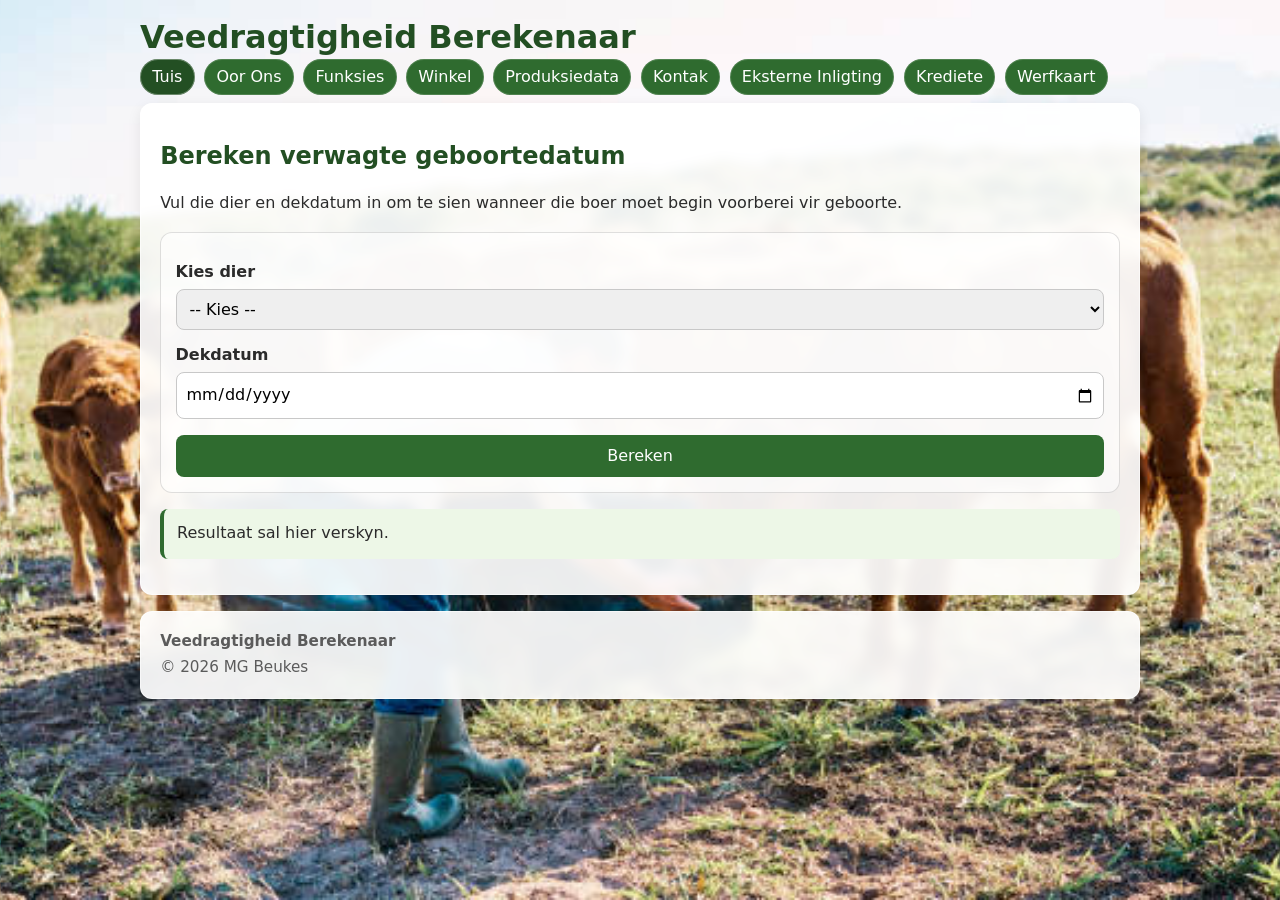
<file: index.html>
<!DOCTYPE html>
<html lang="af">
<!--skrywer  :MG Beukes-->

<head>
  <meta charset="UTF-8">
  <meta name="viewport" content="width=device-width, initial-scale=1.0">
  <meta name="description" content="Bereken verwagte geboortedatums vir koeie, skape, perde en ander plaasdiere.">
  <meta name="keywords" content="draagtigheid, geboortedatum, bees, skaap, perd, boerdery">
  <meta name="author" content="Mg Beukes">
  <title>Tuis | Veedragtigheid Berekenaar</title>
  <link rel="stylesheet" href="style.css">
</head>
<body>
  <a class="skip-link" href="#inhoud">Spring na inhoud</a>
<!-- Hoof navigasie -->
  <header>
    <h1>Veedragtigheid Berekenaar</h1>
    <nav>
      <ul>
        <li><a href="index.html" aria-current="page">Tuis</a></li>
        <li><a href="oor-ons.html">Oor Ons</a></li>
        <li><a href="produkte.html">Funksies</a></li>
        <li><a href="winkel.html">Winkel</a></li>
        <li><a href="produksie.html">Produksiedata</a></li>
        <li><a href="kontak.html">Kontak</a></li>
        <li><a href="eksterne-inligting.html">Eksterne Inligting</a></li>
        <li><a href="krediete.html">Krediete</a></li>
        <li><a href="werfkaart.html">Werfkaart</a></li>
      </ul>
    </nav>
  </header>
<!--Hoof bladsy wat gebruiker gaan vra vir die datum watse dier dit is -->
  <main id="inhoud">
    <h2>Bereken verwagte geboortedatum</h2>
    <p>Vul die dier en dekdatum in om te sien wanneer die boer moet begin voorberei vir geboorte.</p>

    <form id="gestation-form" class="section">
      <label for="animal">Kies dier</label>
      <select id="animal" required>
        <option value="">-- Kies --</option>
        <option value="cow">Koei</option>
        <option value="sheep">Skaap</option>
        <option value="horse">Perd</option>
        <option value="goat">Bok</option>
      </select>

      <label for="mating-date">Dekdatum</label>
      <input type="date" id="mating-date" required>

      <button type="submit">Bereken</button>
    </form>

    <p id="result" role="status" aria-live="polite">Resultaat sal hier verskyn.</p>
  </main>

  <footer>
    <p><strong>Veedragtigheid Berekenaar</strong></p>
    <p>© 2026 MG Beukes</p>
  </footer>
<!--Script wat gaan hanteer die verwerking van die datums -->
  <script src="script.js"></script>
</body>
</html>
</file>
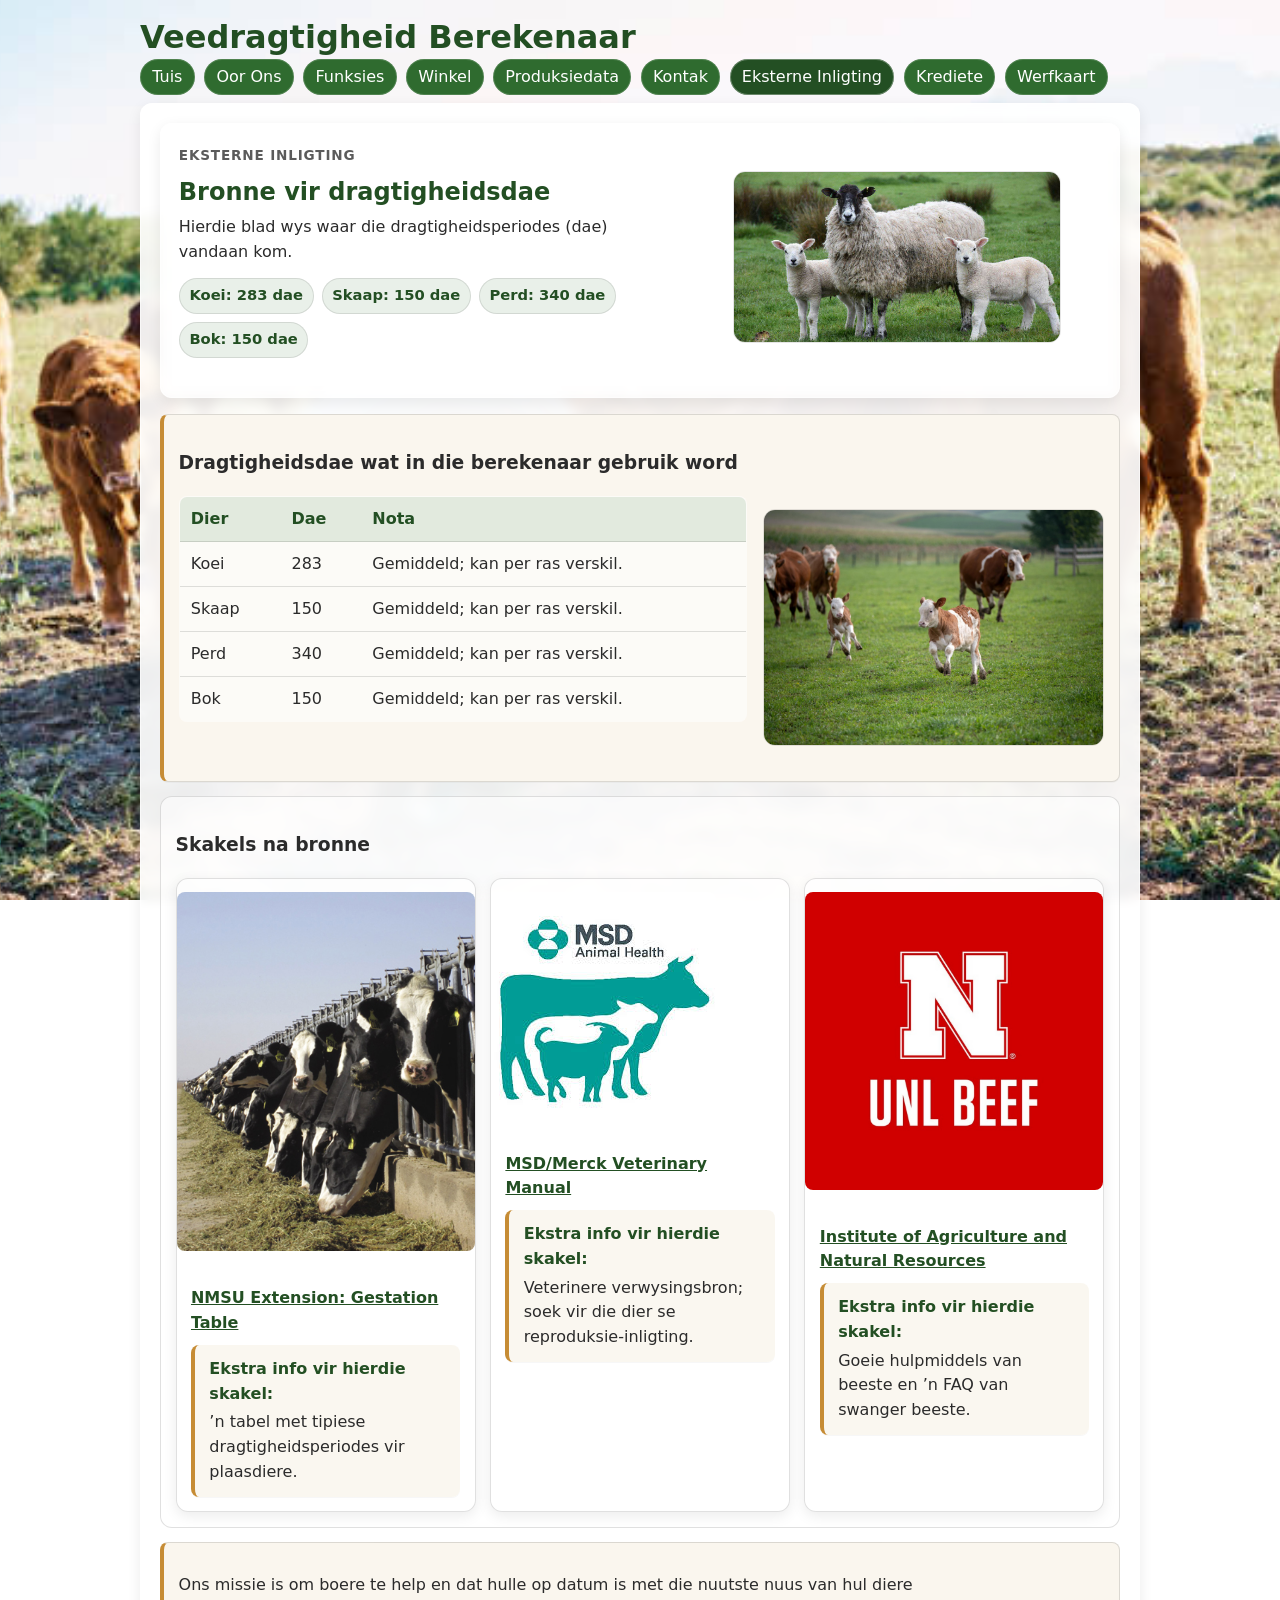
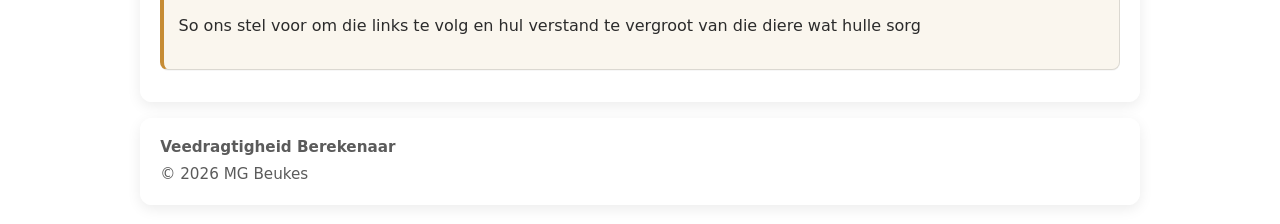
<file: eksterne-inligting.html>
<!DOCTYPE html>
<html lang="af">
<!--skrywer  :MG Beukes-->

<head>
  <meta charset="UTF-8">
  <meta name="viewport" content="width=device-width, initial-scale=1.0">
  <meta name="description" content="Eksterne inligting en bronne vir dragtigheidsperiodes van plaasdiere.">
  <meta name="keywords" content="eksterne inligting, bronne, dragtigheid, gestation period, koeie, skape, perde, bokke">
  <meta name="author" content="Mg Beukes">
  <title>Eksterne Inligting | Veedragtigheid Berekenaar</title>
  <link rel="stylesheet" href="style.css">
</head>

<body>
  <a class="skip-link" href="#inhoud">Spring na inhoud</a>

  <header>
    <h1>Veedragtigheid Berekenaar</h1>
    <nav>
      <ul>
        <li><a href="index.html">Tuis</a></li>
        <li><a href="oor-ons.html">Oor Ons</a></li>
        <li><a href="produkte.html">Funksies</a></li>
        <li><a href="winkel.html">Winkel</a></li>
        <li><a href="produksie.html">Produksiedata</a></li>
        <li><a href="kontak.html">Kontak</a></li>
        <li><a href="eksterne-inligting.html" aria-current="page">Eksterne Inligting</a></li>
        <li><a href="krediete.html">Krediete</a></li>
        <li><a href="werfkaart.html">Werfkaart</a></li>
      </ul>
    </nav>
  </header>

  <main id="inhoud">
    <section class="hero">
      <div class="hero__content">
        <p class="eyebrow">Eksterne Inligting</p>
        <h2>Bronne vir dragtigheidsdae</h2>
        <p>
          Hierdie blad wys waar die dragtigheidsperiodes (dae) vandaan kom.
        </p>
        <div class="pill-row" aria-label="Dragtigheidsdae opsomming">
          <span class="pill">Koei: 283 dae</span>
          <span class="pill">Skaap: 150 dae</span>
          <span class="pill">Perd: 340 dae</span>
          <span class="pill">Bok: 150 dae</span>
        </div>
      </div>
      <figure class="hero__media">
        <img src="skape.png" alt="Skape op 'n plaas">
      </figure>
    </section>

    <section class="section card">
      <h3>Dragtigheidsdae wat in die berekenaar gebruik word</h3>
      <div class="split">
        <div>
          <table class="table">
            <thead>
              <tr>
                <th>Dier</th>
                <th>Dae</th>
                <th>Nota</th>
              </tr>
            </thead>
            <tbody>
              <tr>
                <td>Koei</td>
                <td>283</td>
                <td>Gemiddeld; kan per ras verskil.</td>
              </tr>
              <tr>
                <td>Skaap</td>
                <td>150</td>
                <td>Gemiddeld; kan per ras verskil.</td>
              </tr>
              <tr>
                <td>Perd</td>
                <td>340</td>
                <td>Gemiddeld; kan per ras verskil.</td>
              </tr>
              <tr>
                <td>Bok</td>
                <td>150</td>
                <td>Gemiddeld; kan per ras verskil.</td>
              </tr>
            </tbody>
          </table>
        </div>
        <figure class="figure">
          <img src="kalf.png" alt="’n Kalf op die plaas">
        </figure>
      </div>
    </section>

    <section class="section">
      <h3>Skakels na bronne</h3>

      <div class="source-grid">
        <article class="source-card">
          <img class="NMSU.png" src="NMSU.png" alt="NMSU">
          <div class="source-card__body">
            <h4>
              <a href="https://pubs.nmsu.edu/_b/B117/" target="_blank" rel="noopener noreferrer">NMSU Extension: Gestation Table</a>
            </h4>
            <div class="source-note" role="note">’n tabel met tipiese dragtigheidsperiodes vir plaasdiere.</div>
          </div>
        </article>

        <article class="source-card">
          <img class="msdAnimal.png" src="msdAnimal.png" alt="MSD animal veterinary">
          <div class="source-card__body">
            <h4>
              <a href="https://www.msdvetmanual.com/" target="_blank" rel="noopener noreferrer">MSD/Merck Veterinary Manual</a>
            </h4>
            <div class="source-note" role="note">Veterinere verwysingsbron; soek vir die dier se reproduksie-inligting.</div>
          </div>
        </article>

        <article class="source-card">
          <img class="UNL.png" src="UNL.png" alt="UNL">
          <div class="source-card__body">
            <h4>
              <a href="https://beef.unl.edu/faq/pregnant-cows/" target="_blank" rel="noopener noreferrer">Institute of Agriculture and Natural Resources</a>
            </h4>
            <div class="source-note" role="note">Goeie hulpmiddels van beeste en ’n FAQ van swanger beeste.</div>
          </div>
        </article>
      </div>
    </section>

    <section class="section card">
      <div>
        <p>
          Ons missie is om boere te help en dat hulle op datum is met die nuutste nuus van hul diere
        </p>
        <p>
          So ons stel voor om die links te volg en hul verstand te vergroot van die diere wat hulle sorg
        </p>
      </div>
    </section>
  </main>

  <footer>
    <p><strong>Veedragtigheid Berekenaar</strong></p>
    <p>© 2026 MG Beukes</p>
  </footer>
</body>

</html>
</file>
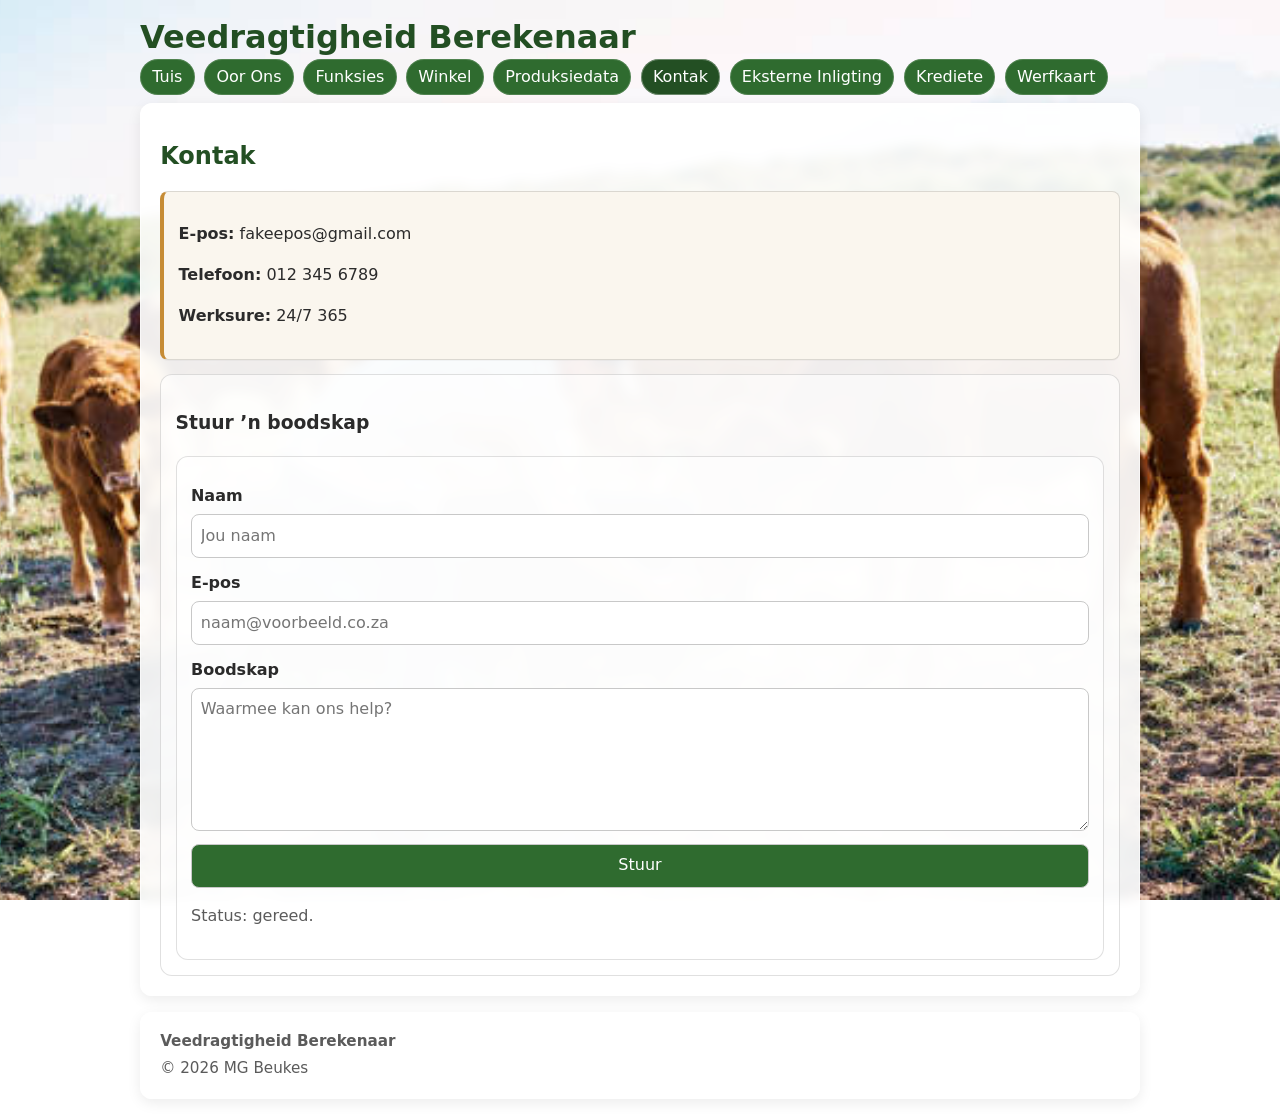
<file: kontak.html>
<!DOCTYPE html>
<html lang="af">

<!--skrywer  :MG Beukes-->

<head>
  <meta charset="UTF-8">
  <meta name="viewport" content="width=device-width, initial-scale=1.0">
  <meta name="description" content="Kontakbesonderhede vir ondersteuning van die veedragtigheid-berekenaar.">
  <meta name="keywords" content="kontak, ondersteuning, boerdery sagteware">
  <meta name="author" content="Mg Beukes">
  <title>Kontak | Veedragtigheid Berekenaar</title>
  <link rel="stylesheet" href="style.css">
</head>
<body>
  <a class="skip-link" href="#inhoud">Spring na inhoud</a>
<!-- Hoof navigasie -->
<header>
    <h1>Veedragtigheid Berekenaar</h1>
    <nav>
      <ul>
        <li><a href="index.html">Tuis</a></li>
        <li><a href="oor-ons.html">Oor Ons</a></li>
        <li><a href="produkte.html">Funksies</a></li>
        <li><a href="winkel.html">Winkel</a></li>
        <li><a href="produksie.html">Produksiedata</a></li>
        <li><a href="kontak.html" aria-current="page">Kontak</a></li>
        <li><a href="eksterne-inligting.html">Eksterne Inligting</a></li>
        <li><a href="krediete.html">Krediete</a></li>
        <li><a href="werfkaart.html">Werfkaart</a></li>
      </ul>
    </nav>
  </header>

<!--Al die kontak informasie wat benodig word gaan hier gevind word-->
  <main id="inhoud">
    <h2>Kontak</h2>
    <section class="section card">
      <p><strong>E-pos:</strong> fakeepos@gmail.com</p>
      <p><strong>Telefoon:</strong> 012 345 6789</p>
      <p><strong>Werksure:</strong> 24/7 365</p>
    </section>

    <section class="section">
      <h3>Stuur ’n boodskap</h3>
      <form id="contact-form" class="section" novalidate>
        <label for="contact-name">Naam</label>
        <input id="contact-name" name="naam" type="text" placeholder="Jou naam" autocomplete="name" minlength="2" required>

        <label for="contact-email">E-pos</label>
        <input id="contact-email" name="epos" type="email" placeholder="naam@voorbeeld.co.za" autocomplete="email" required>

        <label for="contact-message">Boodskap</label>
        <textarea id="contact-message" name="boodskap" rows="5" placeholder="Waarmee kan ons help?" minlength="10" required></textarea>

        <button class="btn" type="submit">Stuur</button>
        <p id="contact-status" role="status" aria-live="polite" class="muted">Status: gereed.</p>
      </form>
    </section>
  </main>

  <footer>
    <p><strong>Veedragtigheid Berekenaar</strong></p>
    <p>© 2026 MG Beukes</p>
  </footer>

  <script src="script.js"></script>
</body>
</html>
</file>
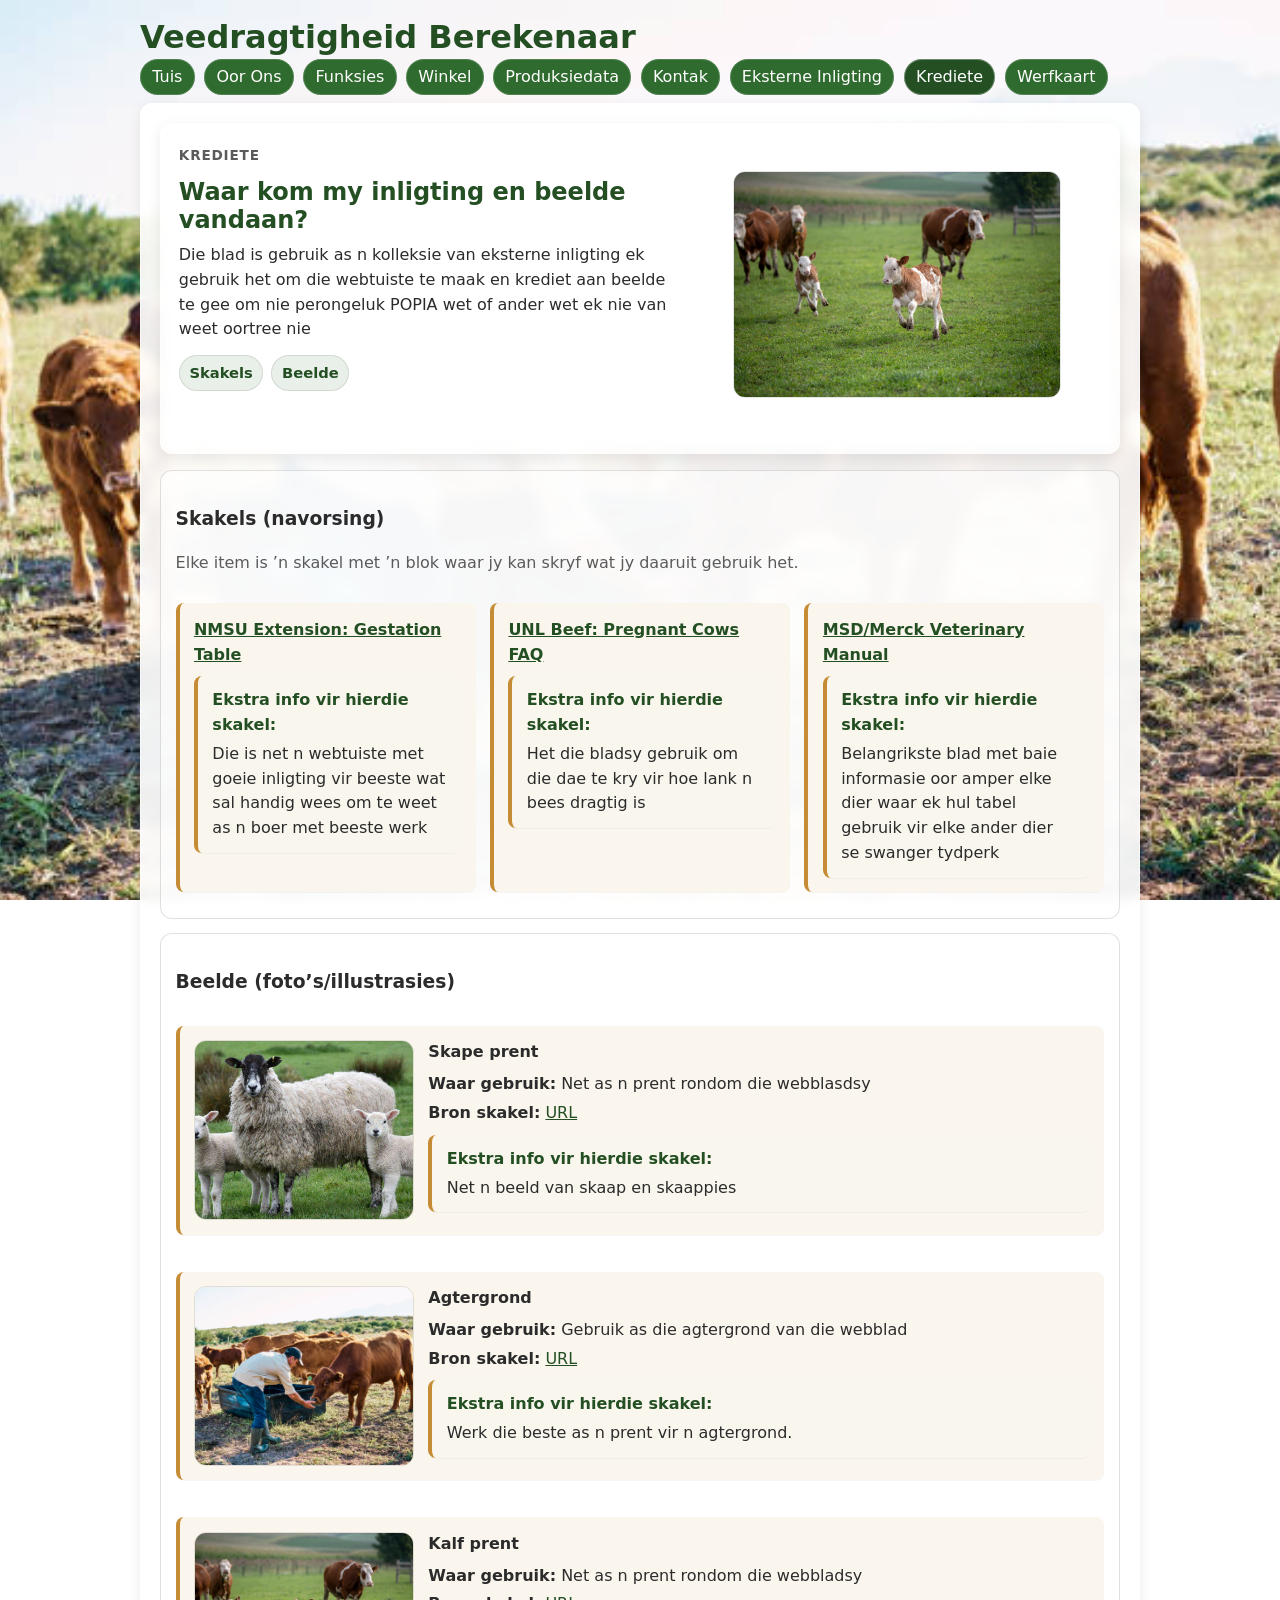
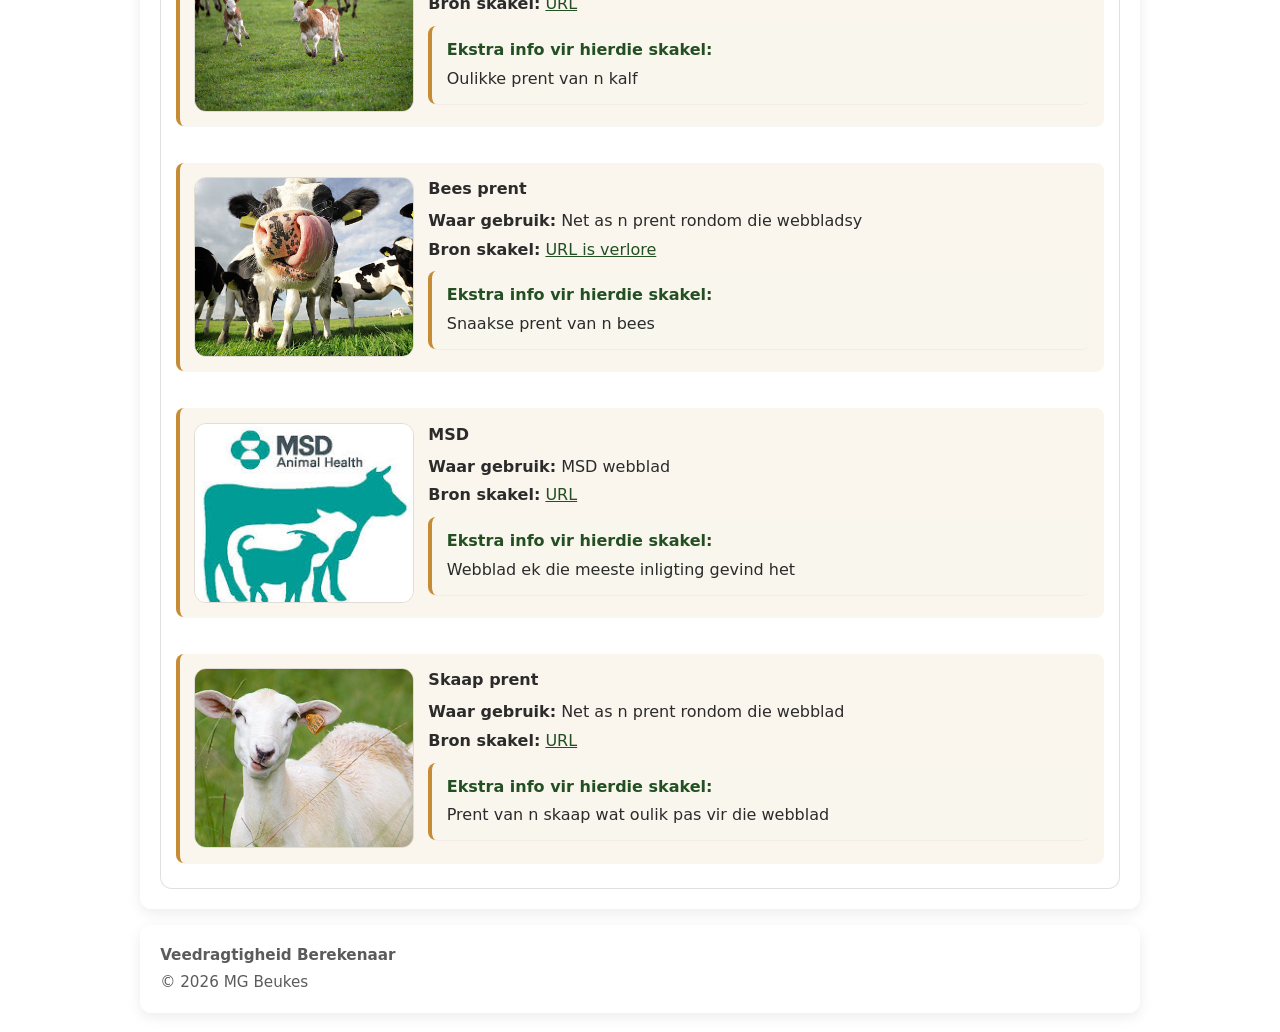
<file: krediete.html>
<!DOCTYPE html>
<html lang="af">
<!--skrywer  :MG Beukes-->

<head>
  <meta charset="UTF-8">
  <meta name="viewport" content="width=device-width, initial-scale=1.0">
  <meta name="description" content="Krediete vir skakels en beelde wat in die projek gebruik is.">
  <meta name="keywords" content="krediete, bronne, beelde, skakels, verwysings, boerdery webtuiste">
  <meta name="author" content="Mg Beukes">
  <title>Krediete | Veedragtigheid Berekenaar</title>
  <link rel="stylesheet" href="style.css">
</head>

<body>
  <a class="skip-link" href="#inhoud">Spring na inhoud</a>
  <header>
    <h1>Veedragtigheid Berekenaar</h1>
    <nav>
      <ul>
        <li><a href="index.html">Tuis</a></li>
        <li><a href="oor-ons.html">Oor Ons</a></li>
        <li><a href="produkte.html">Funksies</a></li>
        <li><a href="winkel.html">Winkel</a></li>
        <li><a href="produksie.html">Produksiedata</a></li>
        <li><a href="kontak.html">Kontak</a></li>
        <li><a href="eksterne-inligting.html">Eksterne Inligting</a></li>
        <li><a href="krediete.html" aria-current="page">Krediete</a></li>
        <li><a href="werfkaart.html">Werfkaart</a></li>
      </ul>
    </nav>
  </header>

  <main id="inhoud">
    <section class="hero">
      <div class="hero__content">
        <p class="eyebrow">Krediete</p>
        <h2>Waar kom my inligting en beelde vandaan?</h2>
        <p>
          Die blad is gebruik as n kolleksie van eksterne inligting ek gebruik het om die webtuiste te maak en krediet
          aan beelde te gee om nie perongeluk POPIA wet of ander wet ek nie van weet oortree nie
        </p>
        <div class="pill-row" aria-label="Afdelings">
          <span class="pill">Skakels</span>
          <span class="pill">Beelde</span>
        </div>
      </div>
      <figure class="hero__media">
        <img src="kalf.png" alt="Kalf op die plaas">
      </figure>
    </section>

    <section class="section">
      <h3>Skakels (navorsing)</h3>
      <p class="muted">Elke item is ’n skakel met ’n blok waar jy kan skryf wat jy daaruit gebruik het.</p>

      <div class="credits-links">
        <article class="credit-link card">
          <h4>
            <a href="https://pubs.nmsu.edu/_b/B117/" target="_blank" rel="noopener noreferrer">NMSU Extension: Gestation Table</a>
          </h4>
          <div class="source-note" role="note">
            Die is net n webtuiste met goeie inligting vir beeste wat sal handig wees om te weet as n boer met beeste werk
          </div>
        </article>

        <article class="credit-link card">
          <h4>
            <a href="https://beef.unl.edu/faq/pregnant-cows/" target="_blank" rel="noopener noreferrer">UNL Beef: Pregnant Cows FAQ</a>
          </h4>
          <div class="source-note" role="note">
            Het die bladsy gebruik om die dae te kry vir hoe lank n bees dragtig is
          </div>
        </article>

        <article class="credit-link card">
          <h4><a href="https://www.msdvetmanual.com/" target="_blank" rel="noopener noreferrer">MSD/Merck Veterinary Manual</a></h4>
          <div class="source-note" role="note">Belangrikste blad met baie informasie oor amper elke dier waar ek hul tabel gebruik vir elke ander dier se swanger tydperk</div>
        </article>
      </div>
    </section>

    <section class="section">
      <h3>Beelde (foto’s/illustrasies)</h3>
      <div class="credits-images">
        <article class="credit-image card">
          <img class="credit-image__img" src="skape.png" alt="Skape">
          <div class="credit-image__meta">
            <h4>Skape prent</h4>
            <p><strong>Waar gebruik:</strong> Net as n prent rondom die webblasdsy</p>
            <p><strong>Bron skakel:</strong> <a href="https://www.horsenden.co.uk/farm-animals-complete-guide/" target="_blank" rel="noopener noreferrer">URL</a></p>
            <div class="source-note" role="note">
              Net n beeld van skaap en skaappies
            </div>
          </div>
        </article>

        <article class="credit-image card">
          <img class="credit-image__img" src="background.png" alt="background">
          <div class="credit-image__meta">
            <h4>Agtergrond</h4>
            <p><strong>Waar gebruik:</strong> Gebruik as die agtergrond van die webblad</p>
            <p><strong>Bron skakel:</strong> <a href="https://www.istockphoto.com/photos/raising-farm-animals" target="_blank" rel="noopener noreferrer">URL</a></p>
            <div class="source-note" role="note">
              Werk die beste as n prent vir n agtergrond.
            </div>
          </div>
        </article>

        <article class="credit-image card">
          <img class="credit-image__img" src="kalf.png" alt="Kalf">
          <div class="credit-image__meta">
            <h4>Kalf prent</h4>
            <p><strong>Waar gebruik:</strong> Net as n prent rondom die webbladsy </p>
            <p><strong>Bron skakel:</strong> <a href="https://www.four-paws.org.za/our-stories/blog-news/fascinating-facts-about-farm-animals" target="_blank" rel="noopener noreferrer">URL</a></p>
            <div class="source-note" role="note">Oulikke prent van n kalf</div>
          </div>
        </article>

        <article class="credit-image card">
          <img class="credit-image__img" src="cowTongue.png" alt="Bees">
          <div class="credit-image__meta">
            <h4>Bees prent</h4>
            <p><strong>Waar gebruik:</strong> Net as n prent rondom die webbladsy</p>
            <p><strong>Bron skakel:</strong> <a href="#" target="_blank" rel="noopener noreferrer">URL is verlore</a></p>
            <div class="source-note" role="note">Snaakse prent van n bees</div>
          </div>

        </article><article class="credit-image card">
          <img class="credit-image__img" src="msdAnimal.png" alt="MSD">
          <div class="credit-image__meta">
            <h4>MSD</h4>
            <p><strong>Waar gebruik:</strong> MSD webblad</p>
            <p><strong>Bron skakel:</strong> <a href="https://encrypted-tbn0.gstatic.com/images?q=tbn:ANd9GcQGPZU7eu45_jVaxTIgA4WLafqfWDg1149CtA&s" target="_blank" rel="noopener noreferrer">URL</a></p>
            <div class="source-note" role="note">Webblad ek die meeste inligting gevind het</div>
          </div>
        </article>

        <article class="credit-image card">
          <img class="credit-image__img" src="skaap.png" alt="Skaap">
          <div class="credit-image__meta">
            <h4>Skaap prent</h4>
            <p><strong>Waar gebruik:</strong> Net as n prent rondom die webblad</p>
            <p><strong>Bron skakel:</strong> <a href="https://awionline.org/content/what-you-can-do-farmed-animals" target="_blank" rel="noopener noreferrer">URL</a></p>
            <div class="source-note" role="note">Prent van n skaap wat oulik pas vir die webblad</div>
          </div>
        </article>
      </div>
    </section>
  </main>

  <footer>
    <p><strong>Veedragtigheid Berekenaar</strong></p>
    <p>© 2026 MG Beukes</p>
  </footer>
</body>

</html>
</file>
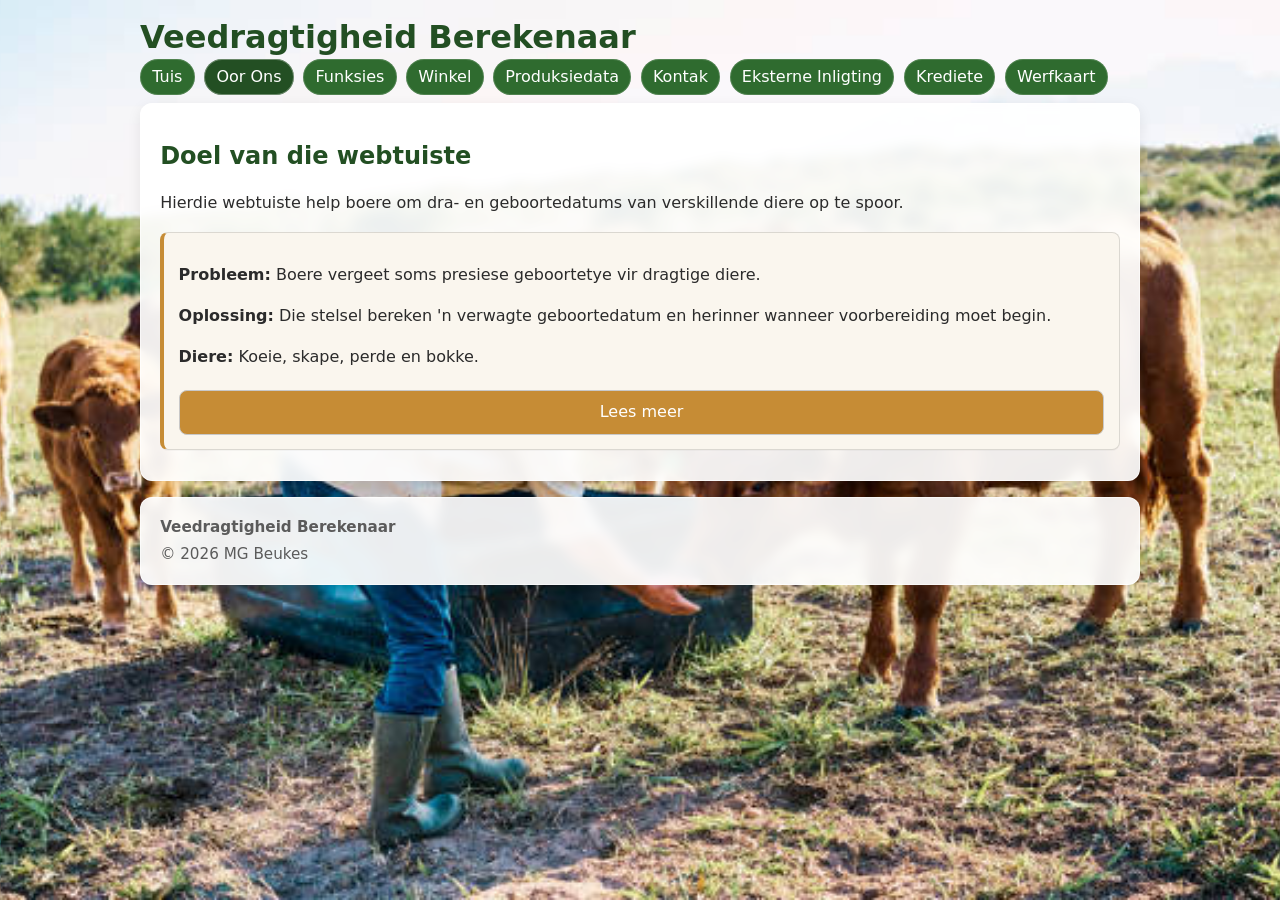
<file: oor-ons.html>
<!DOCTYPE html>
<html lang="af">
<!--skrywer  :MG Beukes-->

<head>
  <meta charset="UTF-8">
  <meta name="viewport" content="width=device-width, initial-scale=1.0">
  <meta name="description" content="Inligting oor die doel van die veedragtigheid-berekenaar vir boere.">
  <meta name="keywords" content="boerdery, geboorte beplanning, dierbestuur">
  <meta name="author" content="Mg Beukes">
  <title>Oor Ons | Veedragtigheid Berekenaar</title>
  <link rel="stylesheet" href="style.css">
</head>
<body>
  <a class="skip-link" href="#inhoud">Spring na inhoud</a>
<!-- Hoof navigasie -->
<header>
    <h1>Veedragtigheid Berekenaar</h1>
	    <nav>
		      <ul>
		        <li><a href="index.html">Tuis</a></li>
		        <li><a href="oor-ons.html" aria-current="page">Oor Ons</a></li>
		        <li><a href="produkte.html">Funksies</a></li>
            <li><a href="winkel.html">Winkel</a></li>
            <li><a href="produksie.html">Produksiedata</a></li>
			        <li><a href="kontak.html">Kontak</a></li>
			        <li><a href="eksterne-inligting.html">Eksterne Inligting</a></li>
			        <li><a href="krediete.html">Krediete</a></li>
			        <li><a href="werfkaart.html">Werfkaart</a></li>
			      </ul>
			    </nav>
			  </header>
<!--Gee n kort beskrywing wat die webtuiste oor gaan -->
  <main id="inhoud">
    <h2>Doel van die webtuiste</h2>
    <p>Hierdie webtuiste help boere om dra- en geboortedatums van verskillende diere op te spoor.</p>
	    <section class="section card">
	      <p><strong>Probleem:</strong> Boere vergeet soms presiese geboortetye vir dragtige diere.</p>
	      <p><strong>Oplossing:</strong> Die stelsel bereken 'n verwagte geboortedatum en herinner wanneer voorbereiding moet begin.</p>
		      <p><strong>Diere:</strong> Koeie, skape, perde en bokke.</p>
	      <button
	        id="oor-ons-toggle"
	        class="btn btn--secondary"
	        type="button"
	        aria-expanded="false"
	        aria-controls="oor-ons-panel"
	      >
	        Lees meer
	      </button>
	    </section>

	    <!-- wys niks totdat jy "Lees meer" druk; druk weer om te versteek -->
	    <section id="oor-ons-panel" class="section" hidden>
	      <!-- SKRYF HIER: Verander/voeg punte by in die lys hieronder -->
	      <div class="card">
	        <h3>Bykomende Inligting</h3>
			  <p>
				Hierdie webtuiste is spesifiek ontwerp om boere wat met diere werk te
				ondersteun deur die proses van dragtigheidsbestuur eenvoudiger en meer akkuraat te maak.
				Die hoofdoel van die stelsel is om die verwagte geboortedatum van diere te bereken deur gebruik te maak van die gemiddelde dragtigheidsperiode van elke spesifieke dier,
				soos beeste, skape, bokke en ander plaasdiere.
			  </p>
			  <p>
			  	Wanneer ’n gebruiker die dekdatum of kunsmatige inseminasiedatum invoer,
			  	gebruik die stelsel voorafbepaalde gemiddelde dragtigheidslengtes om ’n beraamde geboortedatum te bereken.
			 	Byvoorbeeld, beeste het gemiddeld ’n dragtigheidsperiode van ongeveer 283 dae,
			  	terwyl skape en bokke gewoonlik rondom 150 dae dra. Hierdie waardes word gebruik om ’n betroubare skatting te gee van wanneer die dier waarskynlik sal geboorte skenk.
			  </p>
			  <p>
			  	Benewens die basiese berekening, bied die webtuiste ook ’n reeks bykomende funksies om die gebruiker beter te help voorberei.
			  	Die stelsel kan outomaties herinnerings skep en stuur, insluitend ’n e-pos kennisgewing ongeveer een week voor die verwagte geboortedatum.
			  	Hierdie kennisgewing help die boer om betyds voorbereidings te tref, soos om ’n geskikte en veilige geboorte-omgewing reg te kry, die dier dop te hou vir tekens van arbeid,
			  	en seker te maak dat alle nodige toerusting en hulp beskikbaar is.
			  </p>
			  <p>
			  	Verder kan die webtuiste ook rekordhouding ondersteun deur vorige dragtighede en geboortes te stoor.
			 	Dit maak dit makliker vir boere om patrone te identifiseer, gesondheid en produktiwiteit te monitor, en beter bestuursbesluite te neem in die toekoms.
			  	Sommige weergawes van die stelsel kan selfs ekstra wenke en riglyne verskaf oor hoe om diere tydens dragtigheid en geboorte te versorg.
			  </p>
			  <p>
			  	Deur tegnologie op hierdie manier te gebruik,
			  	help die webtuiste om risiko’s te verminder, tyd te bespaar en die algehele sukses van diereboerdery te verbeter.
			  	Dit is ’n praktiese hulpmiddel wat daarop gemik is om boere meer beheer, beter beplanning en groter gemoedsrus te gee.
			  </p>
		  </div>

	      <!-- Toekomstige area vir boer se eie notas te kan maak -->
	      <!--<label for="oor-ons-notas">Notas</label>
	      <textarea
	        id="oor-ons-notas"
	        name="oor_ons_notas"
	        rows="5"
	        placeholder="Skryf hier wat jy wil hê moet wys wanneer 'Lees meer' oop is..."
	      ></textarea>-->
	    </section>
	  </main>

  <footer>
	  <p><strong>Veedragtigheid Berekenaar</strong></p>
	  <p>© 2026 MG Beukes</p>
  </footer>

	  <script src="script.js"></script>
	</body>
	</html>
</file>
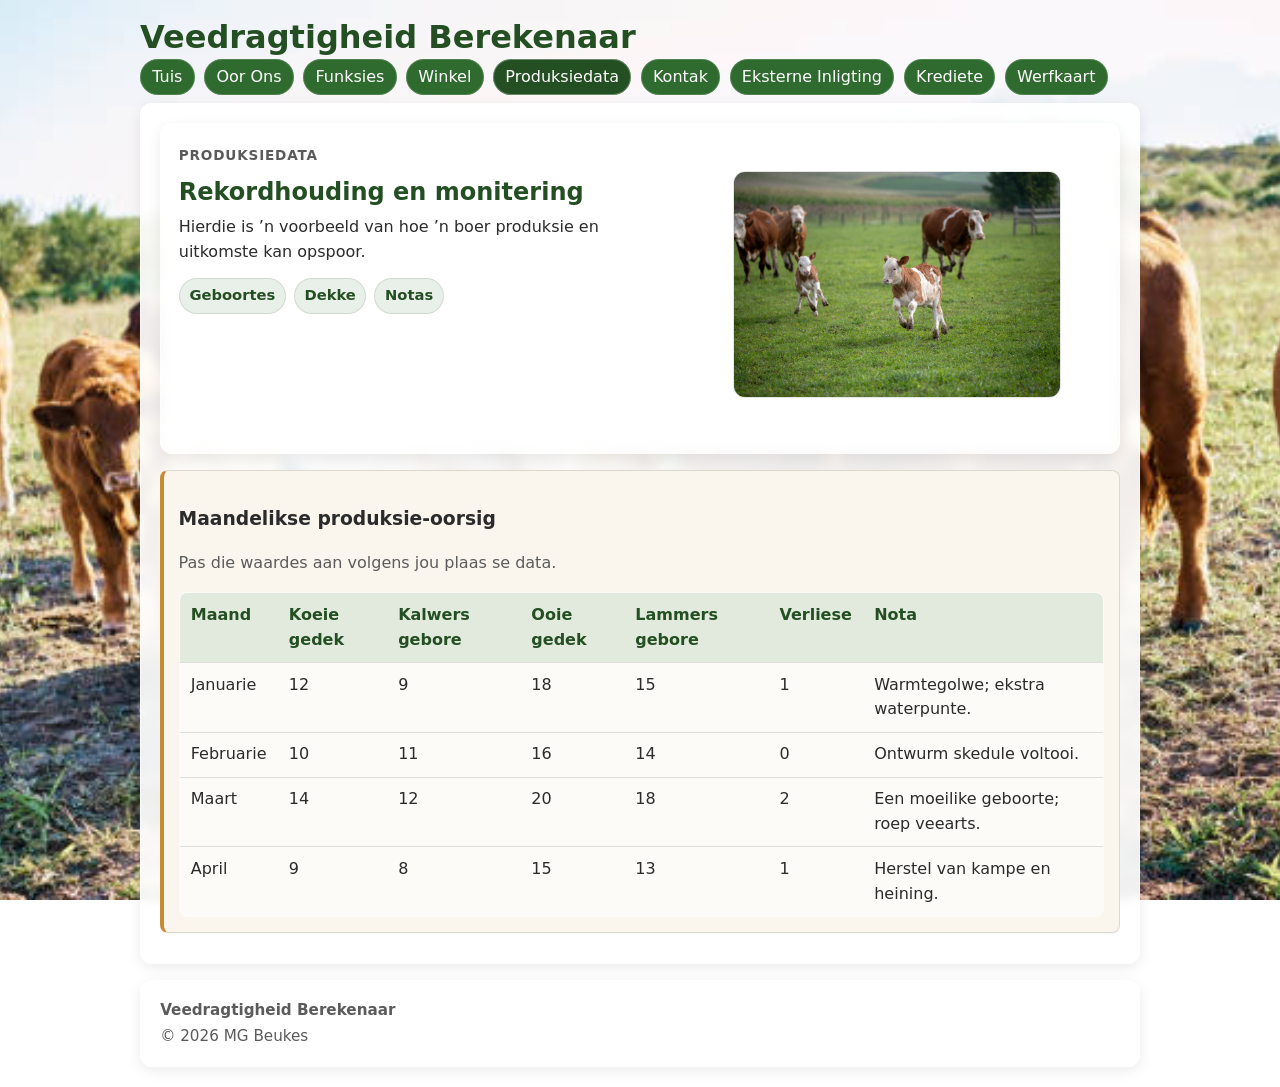
<file: produksie.html>
<!DOCTYPE html>
<html lang="af">
<!--skrywer  :MG Beukes-->
<head>
  <meta charset="UTF-8">
  <meta name="viewport" content="width=device-width, initial-scale=1.0">
  <meta name="description" content="Produksiedata vir die veeboerdery: voorbeelde van rekordhouding.">
  <meta name="keywords" content="produksiedata, rekordhouding, boerdery, vee, kalwers, lammers">
  <meta name="author" content="Mg Beukes">
  <title>Produksiedata | Veedragtigheid Berekenaar</title>
  <link rel="stylesheet" href="style.css">
</head>
<body>
  <a class="skip-link" href="#inhoud">Spring na inhoud</a>

  <header>
    <h1>Veedragtigheid Berekenaar</h1>
    <nav>
      <ul>
        <li><a href="index.html">Tuis</a></li>
        <li><a href="oor-ons.html">Oor Ons</a></li>
        <li><a href="produkte.html">Funksies</a></li>
        <li><a href="winkel.html">Winkel</a></li>
        <li><a href="produksie.html" aria-current="page">Produksiedata</a></li>
        <li><a href="kontak.html">Kontak</a></li>
        <li><a href="eksterne-inligting.html">Eksterne Inligting</a></li>
        <li><a href="krediete.html">Krediete</a></li>
        <li><a href="werfkaart.html">Werfkaart</a></li>
      </ul>
    </nav>
  </header>

  <main id="inhoud">
    <section class="hero">
      <div class="hero__content">
        <p class="eyebrow">Produksiedata</p>
        <h2>Rekordhouding en monitering</h2>
        <p>
          Hierdie is ’n voorbeeld van hoe ’n boer produksie en uitkomste kan opspoor.
        </p>
        <div class="pill-row" aria-label="Opsomming">
          <span class="pill">Geboortes</span>
          <span class="pill">Dekke</span>
          <span class="pill">Notas</span>
        </div>
      </div>
      <figure class="hero__media">
        <img src="kalf.png" alt="Kalf op die plaas">
      </figure>
    </section>

    <section class="section card">
      <h3>Maandelikse produksie-oorsig</h3>
      <p class="muted">Pas die waardes aan volgens jou plaas se data.</p>

      <div class="table-wrap" role="region">
        <table class="table">
          <thead>
            <tr>
              <th>Maand</th>
              <th>Koeie gedek</th>
              <th>Kalwers gebore</th>
              <th>Ooie gedek</th>
              <th>Lammers gebore</th>
              <th>Verliese</th>
              <th>Nota</th>
            </tr>
          </thead>
          <tbody>
            <tr>
              <td>Januarie</td>
              <td>12</td>
              <td>9</td>
              <td>18</td>
              <td>15</td>
              <td>1</td>
              <td>Warmtegolwe; ekstra waterpunte.</td>
            </tr>
            <tr>
              <td>Februarie</td>
              <td>10</td>
              <td>11</td>
              <td>16</td>
              <td>14</td>
              <td>0</td>
              <td>Ontwurm skedule voltooi.</td>
            </tr>
            <tr>
              <td>Maart</td>
              <td>14</td>
              <td>12</td>
              <td>20</td>
              <td>18</td>
              <td>2</td>
              <td>Een moeilike geboorte; roep veearts.</td>
            </tr>
            <tr>
              <td>April</td>
              <td>9</td>
              <td>8</td>
              <td>15</td>
              <td>13</td>
              <td>1</td>
              <td>Herstel van kampe en heining.</td>
            </tr>
          </tbody>
        </table>
      </div>
    </section>
  </main>

  <footer>
    <p><strong>Veedragtigheid Berekenaar</strong></p>
    <p>© 2026 MG Beukes</p>
  </footer>
</body>
</html>
</file>
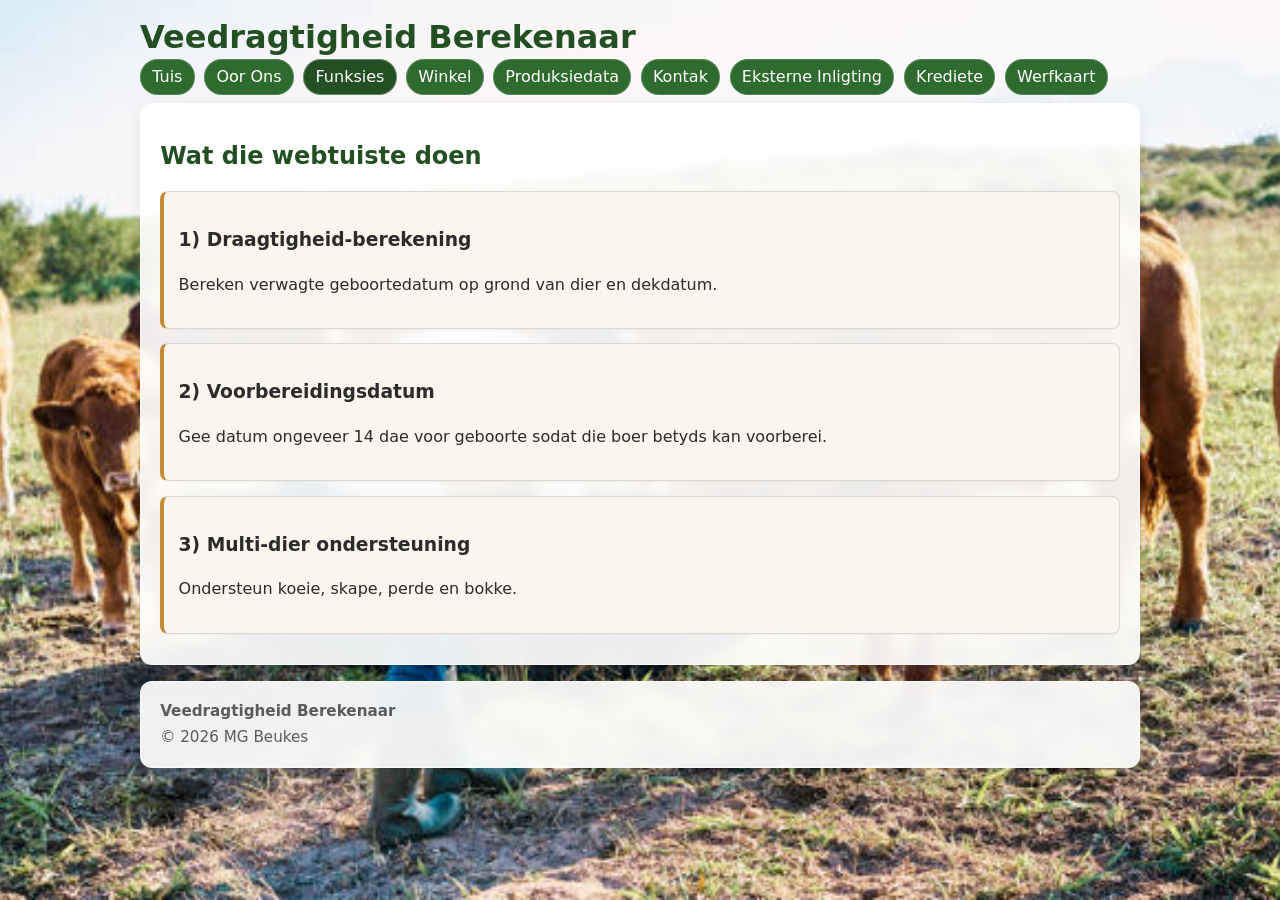
<file: produkte.html>
<!DOCTYPE html>
<html lang="af">

<!--skrywer  :MG Beukes-->


<head>
  <meta charset="UTF-8">
  <meta name="viewport" content="width=device-width, initial-scale=1.0">
  <meta name="description" content="Funksies van die veedragtigheid-berekenaar.">
  <meta name="keywords" content="funksies, dierbestuur, boerdery tegnologie">
  <meta name="author" content="Mg Beukes">
  <title>Funksies | Veedragtigheid Berekenaar</title>
  <link rel="stylesheet" href="style.css">
</head>
<body>
  <a class="skip-link" href="#inhoud">Spring na inhoud</a>
<!-- Hoof navigasie -->
  <header>
    <h1>Veedragtigheid Berekenaar</h1>
    <nav>
      <ul>
        <li><a href="index.html">Tuis</a></li>
        <li><a href="oor-ons.html">Oor Ons</a></li>
        <li><a href="produkte.html" aria-current="page">Funksies</a></li>
        <li><a href="winkel.html">Winkel</a></li>
        <li><a href="produksie.html">Produksiedata</a></li>
        <li><a href="kontak.html">Kontak</a></li>
        <li><a href="eksterne-inligting.html">Eksterne Inligting</a></li>
        <li><a href="krediete.html">Krediete</a></li>
        <li><a href="werfkaart.html">Werfkaart</a></li>
      </ul>
    </nav>
  </header>

<!--Gee n kort beskrywing wat die webtuiste op die oomblike doen vi die gebruiker  -->

  <main id="inhoud">
    <h2>Wat die webtuiste doen</h2>

    <section class="section card">
      <h3>1) Draagtigheid-berekening</h3>
      <p>Bereken verwagte geboortedatum op grond van dier en dekdatum.</p>
    </section>

    <section class="section card">
      <h3>2) Voorbereidingsdatum</h3>
      <p>Gee datum ongeveer 14 dae voor geboorte sodat die boer betyds kan voorberei.</p>
    </section>

    <section class="section card">
      <h3>3) Multi-dier ondersteuning</h3>
      <p>Ondersteun koeie, skape, perde en bokke.</p>
    </section>
  </main>

  <footer>
    <p><strong>Veedragtigheid Berekenaar</strong></p>
    <p>© 2026 MG Beukes</p>
  </footer>
</body>
</html>
</file>
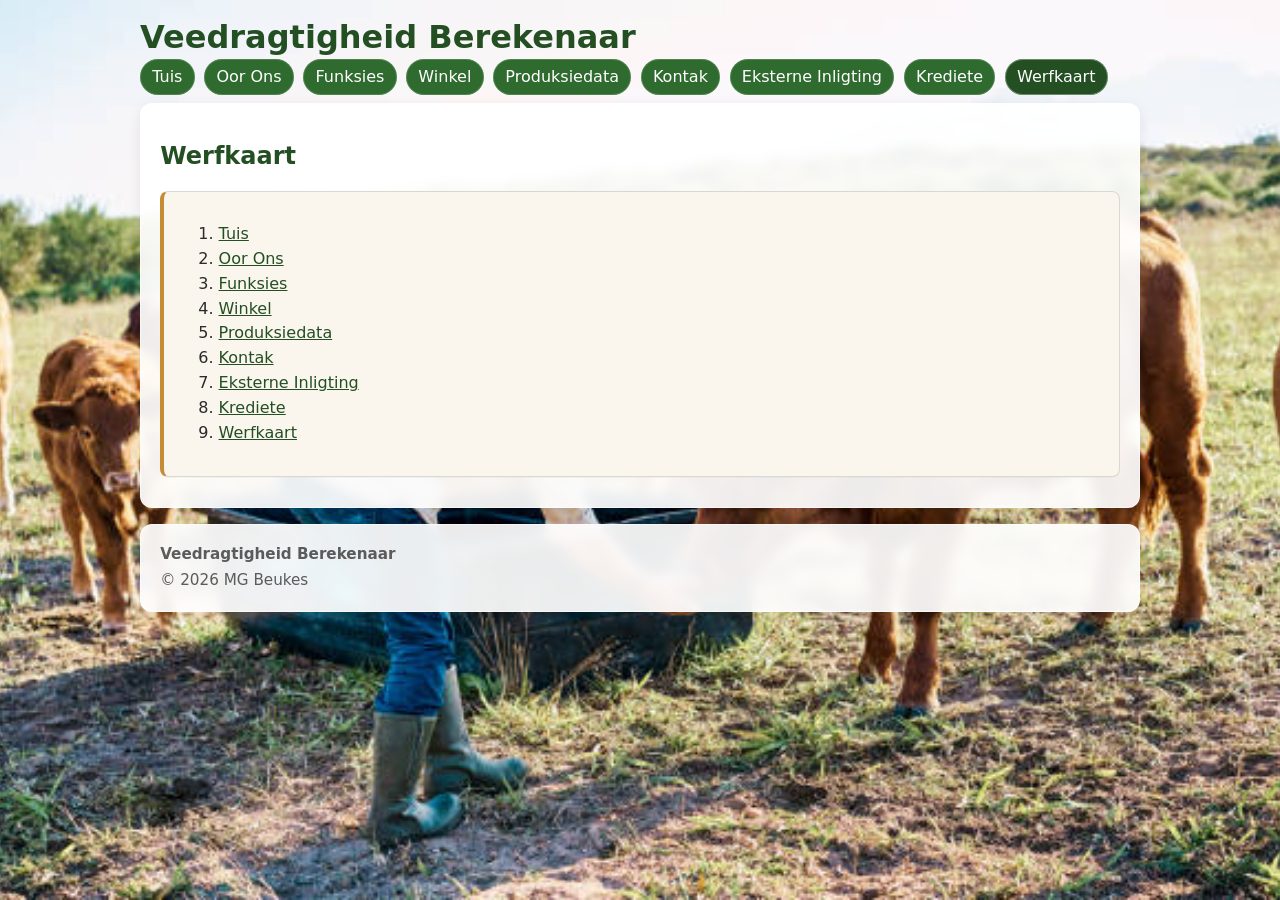
<file: werfkaart.html>
<!DOCTYPE html>
<html lang="af">

<!--skrywer  :MG Beukes-->

<!--bladsy wat net die bladsye gee -->
<head>
  <meta charset="UTF-8">
  <meta name="viewport" content="width=device-width, initial-scale=1.0">
  <meta name="description" content="Werfkaart van die veedragtigheid-berekenaar.">
  <meta name="keywords" content="werfkaart, sitemap, boerdery webtuiste">
  <meta name="author" content="Mg Beukes">
  <title>Werfkaart | Veedragtigheid Berekenaar</title>
  <link rel="stylesheet" href="style.css">
</head>
<body>
  <a class="skip-link" href="#inhoud">Spring na inhoud</a>
<!-- Hoof navigasie -->
  <header>
    <h1>Veedragtigheid Berekenaar</h1>
    <nav>
      <ul>
        <li><a href="index.html">Tuis</a></li>
        <li><a href="oor-ons.html">Oor Ons</a></li>
        <li><a href="produkte.html">Funksies</a></li>
        <li><a href="winkel.html">Winkel</a></li>
        <li><a href="produksie.html">Produksiedata</a></li>
        <li><a href="kontak.html">Kontak</a></li>
        <li><a href="eksterne-inligting.html">Eksterne Inligting</a></li>
        <li><a href="krediete.html">Krediete</a></li>
        <li><a href="werfkaart.html" aria-current="page">Werfkaart</a></li>
      </ul>
    </nav>
  </header>

  <main id="inhoud">
    <h2>Werfkaart</h2>
    <section class="section card">
      <ol>
        <li><a href="index.html">Tuis</a></li>
        <li><a href="oor-ons.html">Oor Ons</a></li>
        <li><a href="produkte.html">Funksies</a></li>
        <li><a href="winkel.html">Winkel</a></li>
        <li><a href="produksie.html">Produksiedata</a></li>
        <li><a href="kontak.html">Kontak</a></li>
        <li><a href="eksterne-inligting.html">Eksterne Inligting</a></li>
        <li><a href="krediete.html">Krediete</a></li>
        <li><a href="werfkaart.html">Werfkaart</a></li>
      </ol>
    </section>
  </main>

  <footer>
    <p><strong>Veedragtigheid Berekenaar</strong></p>
    <p>© 2026 MG Beukes</p>
  </footer>
</body>
</html>
</file>
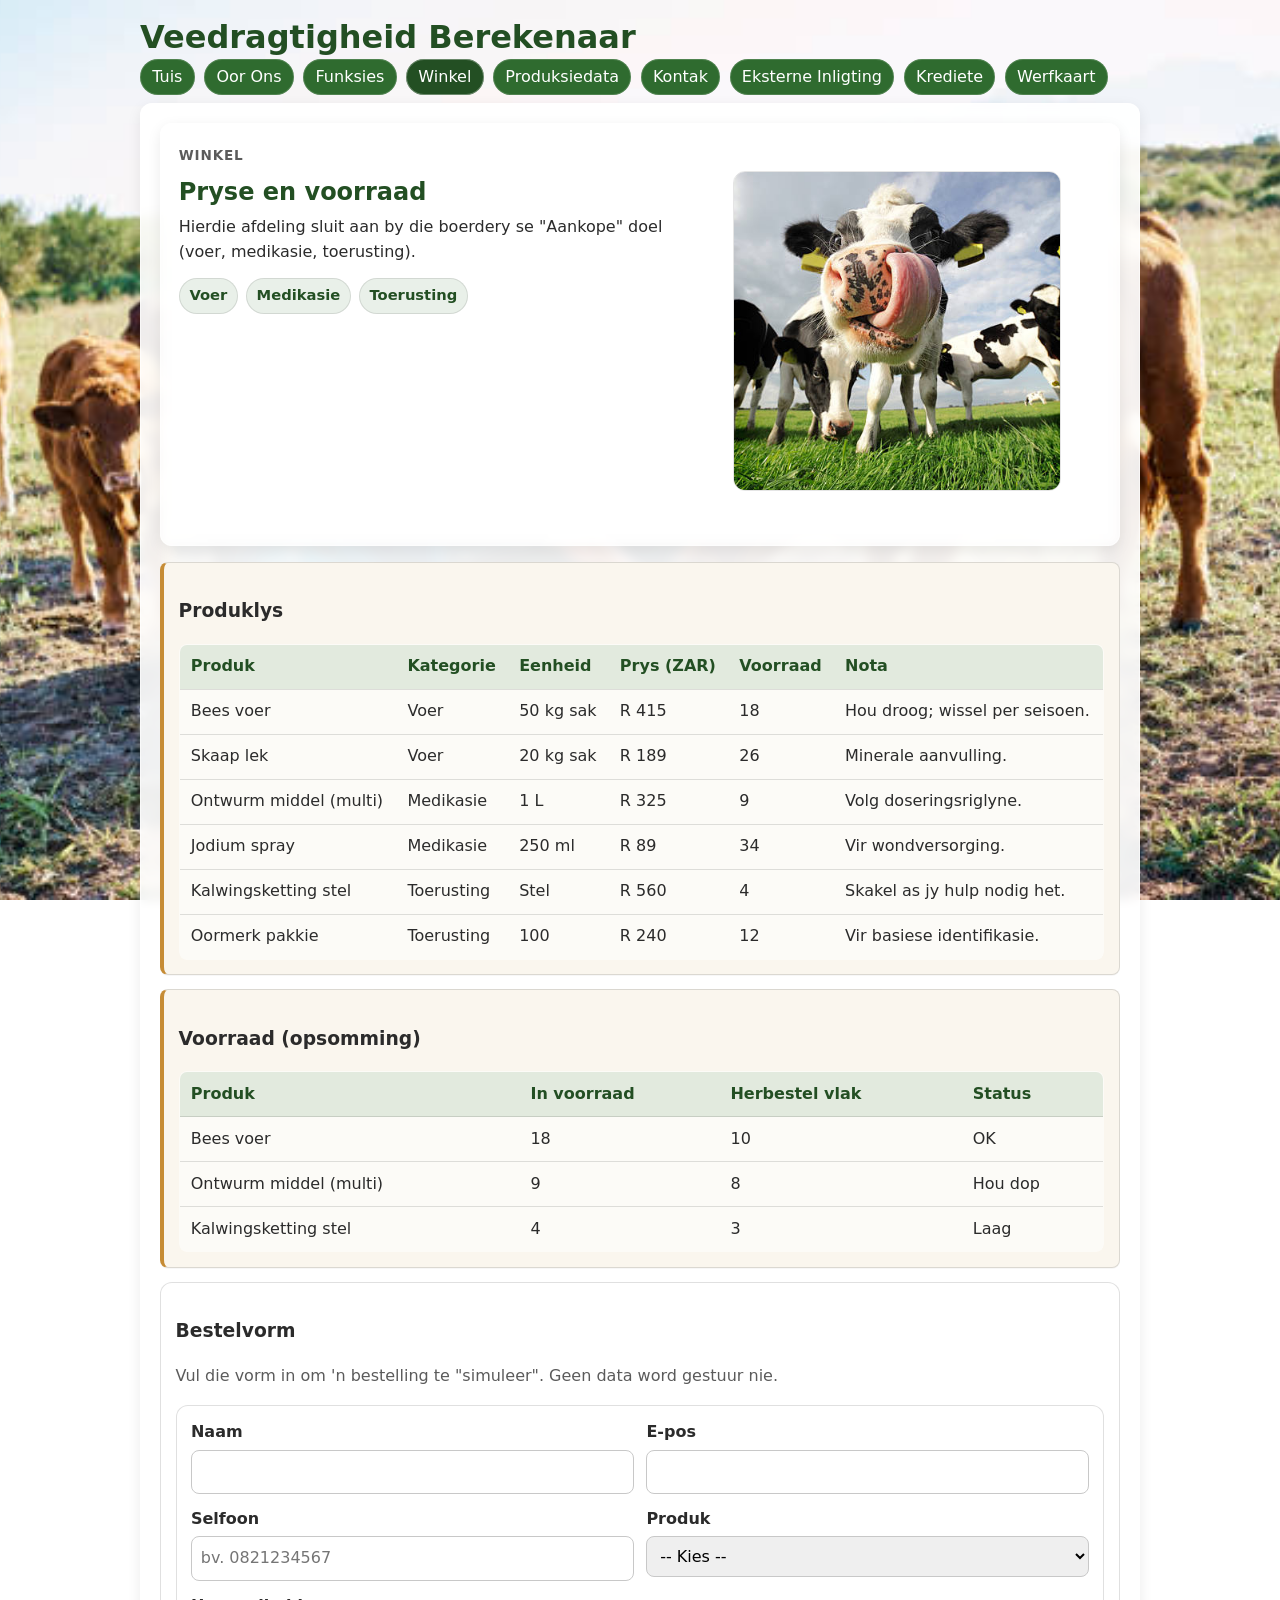
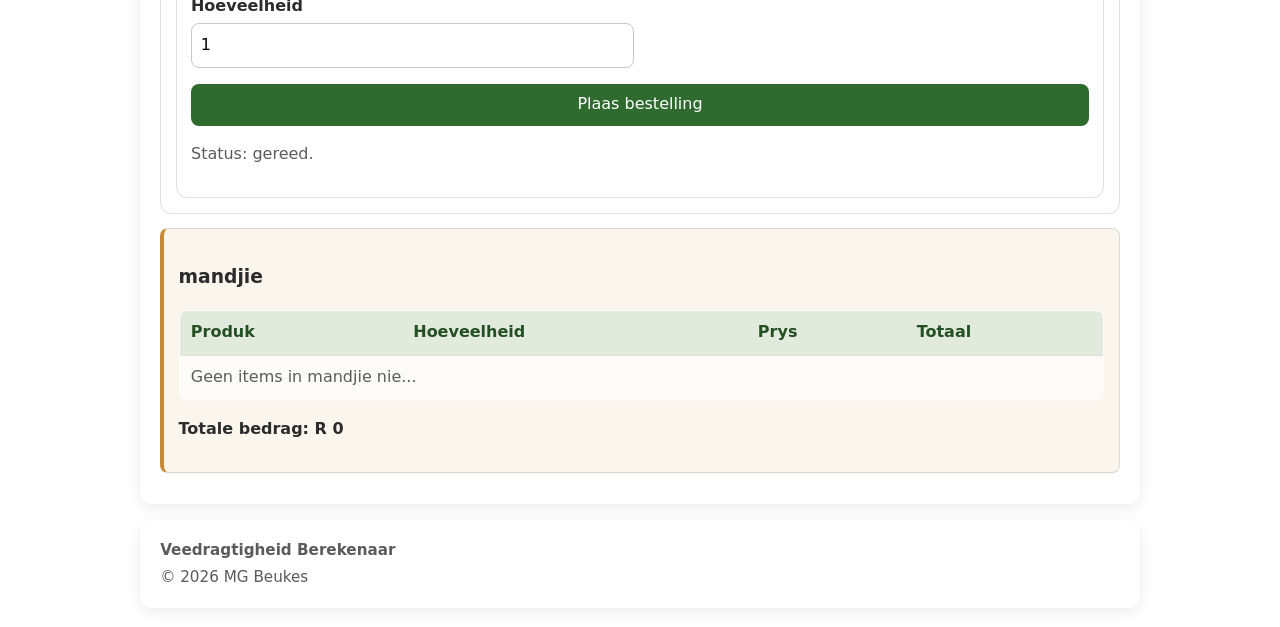
<file: winkel.html>
<!DOCTYPE html>
<html lang="af">
<!--skrywer  :MG Beukes-->
<head>
  <meta charset="UTF-8">
  <meta name="viewport" content="width=device-width, initial-scale=1.0">
  <meta name="description" content="Winkel vir voer, medikasie en toerusting met pryse en voorraad.">
  <meta name="keywords" content="winkel, pryse, voorraad, voer, medikasie, toerusting, boerdery">
  <meta name="author" content="Mg Beukes">
  <title>Winkel | Veedragtigheid Berekenaar</title>
  <link rel="stylesheet" href="style.css">
</head>
<body>
<a class="skip-link" href="#inhoud">Spring na inhoud</a>

<header>
  <h1>Veedragtigheid Berekenaar</h1>
  <nav>
    <ul>
      <li><a href="index.html">Tuis</a></li>
      <li><a href="oor-ons.html">Oor Ons</a></li>
      <li><a href="produkte.html">Funksies</a></li>
      <li><a href="winkel.html" aria-current="page">Winkel</a></li>
      <li><a href="produksie.html">Produksiedata</a></li>
      <li><a href="kontak.html">Kontak</a></li>
      <li><a href="eksterne-inligting.html">Eksterne Inligting</a></li>
      <li><a href="krediete.html">Krediete</a></li>
      <li><a href="werfkaart.html">Werfkaart</a></li>
    </ul>
  </nav>
</header>

<main id="inhoud">
  <section class="hero">
    <div class="hero__content">
      <p class="eyebrow">Winkel</p>
      <h2>Pryse en voorraad</h2>
      <p>
        Hierdie afdeling sluit aan by die boerdery se "Aankope" doel (voer, medikasie, toerusting).
      </p>
      <div class="pill-row" aria-label="Kategoriee">
        <span class="pill">Voer</span>
        <span class="pill">Medikasie</span>
        <span class="pill">Toerusting</span>
      </div>
    </div>
    <figure class="hero__media">
      <img src="cowTongue.png" alt="'n Bees op die plaas">
    </figure>
  </section>

  <section class="section card">
    <h3>Produklys</h3>

    <div class="table-wrap" role="region" aria-label="Produk pryse en voorraad (horizontale scroll op selfoon)">
      <table class="table">
        <thead>
        <tr>
          <th>Produk</th>
          <th>Kategorie</th>
          <th>Eenheid</th>
          <th>Prys (ZAR)</th>
          <th>Voorraad</th>
          <th>Nota</th>
        </tr>
        </thead>
        <tbody>
        <tr>
          <td>Bees voer</td>
          <td>Voer</td>
          <td>50 kg sak</td>
          <td>R 415</td>
          <td>18</td>
          <td>Hou droog; wissel per seisoen.</td>
        </tr>
        <tr>
          <td>Skaap lek</td>
          <td>Voer</td>
          <td>20 kg sak</td>
          <td>R 189</td>
          <td>26</td>
          <td>Minerale aanvulling.</td>
        </tr>
        <tr>
          <td>Ontwurm middel (multi)</td>
          <td>Medikasie</td>
          <td>1 L</td>
          <td>R 325</td>
          <td>9</td>
          <td>Volg doseringsriglyne.</td>
        </tr>
        <tr>
          <td>Jodium spray</td>
          <td>Medikasie</td>
          <td>250 ml</td>
          <td>R 89</td>
          <td>34</td>
          <td>Vir wondversorging.</td>
        </tr>
        <tr>
          <td>Kalwingsketting stel</td>
          <td>Toerusting</td>
          <td>Stel</td>
          <td>R 560</td>
          <td>4</td>
          <td>Skakel as jy hulp nodig het.</td>
        </tr>
        <tr>
          <td>Oormerk pakkie</td>
          <td>Toerusting</td>
          <td>100</td>
          <td>R 240</td>
          <td>12</td>
          <td>Vir basiese identifikasie.</td>
        </tr>
        </tbody>
      </table>
    </div>
  </section>

  <section class="section card">
    <h3>Voorraad (opsomming)</h3>

    <div class="table-wrap">
      <table class="table">
        <thead>
        <tr>
          <th>Produk</th>
          <th>In voorraad</th>
          <th>Herbestel vlak</th>
          <th>Status</th>
        </tr>
        </thead>
        <tbody>
        <tr>
          <td>Bees voer</td>
          <td>18</td>
          <td>10</td>
          <td>OK</td>
        </tr>
        <tr>
          <td>Ontwurm middel (multi)</td>
          <td>9</td>
          <td>8</td>
          <td>Hou dop</td>
        </tr>
        <tr>
          <td>Kalwingsketting stel</td>
          <td>4</td>
          <td>3</td>
          <td>Laag</td>
        </tr>
        </tbody>
      </table>
    </div>
  </section>

  <section class="section">
    <h3>Bestelvorm</h3>
    <p class="muted">Vul die vorm in om 'n bestelling te "simuleer". Geen data word gestuur nie.</p>

    <form id="order-form" class="section">
      <div class="form-grid">
        <div>
          <label for="order-name">Naam</label>
          <input id="order-name" name="naam" type="text" required>
        </div>

        <div>
          <label for="order-email">E-pos</label>
          <input id="order-email" name="epos" type="email" required>
        </div>

        <div>
          <label for="order-phone">Selfoon</label>
          <input id="order-phone" name="selfoon" type="tel" placeholder="bv. 0821234567" required>
        </div>

        <div>
          <label for="order-product">Produk</label>
          <select id="order-product" name="produk" required>
            <option value="">-- Kies --</option>
            <option>Bees voer</option>
            <option>Skaap lek</option>
            <option>Ontwurm middel (multi)</option>
            <option>Jodium spray</option>
            <option>Kalwingsketting stel</option>
            <option>Oormerk pakkie</option>
          </select>
        </div>

        <div>
          <label for="order-qty">Hoeveelheid</label>
          <input id="order-qty" type="number" min="1" value="1" required>
        </div>
      </div>

      <button type="submit">Plaas bestelling</button>
      <p id="order-status" class="muted">Status: gereed.</p>
    </form>
  </section>

  <section class="section card">
    <h3>mandjie</h3>

    <div class="table-wrap">
      <table class="table">
        <thead>
        <tr>
          <th>Produk</th>
          <th>Hoeveelheid</th>
          <th>Prys</th>
          <th>Totaal</th>
        </tr>
        </thead>
        <tbody>
        <tr>
          <td colspan="4" class="muted">Geen items in mandjie nie...</td>
        </tr>
        </tbody>
      </table>
    </div>

    <p><strong>Totale bedrag: R 0</strong></p>
  </section>
</main>

<footer>
  <p><strong>Veedragtigheid Berekenaar</strong></p>
  <p>© 2026 MG Beukes</p>
</footer>

</body>
</html>
</file>
<file: style.css>
/*Skryuwer :  Mg Beukes*/

:root {
  --bg: #f7f3e8;
  --surface: rgba(255, 255, 255, 0.92);
  --surface-solid: #ffffff;
  --primary: #2f6b2f;
  --primary-strong: #234f23;
  --accent: #c68c35;
  --text: #2b2b2b;
  --muted: #5b5b5b;
  --border: rgba(0, 0, 0, 0.12);
  --radius: 12px;
  --radius-sm: 8px;
  --shadow: 0 6px 18px rgba(0, 0, 0, 0.10);
  --shadow-soft: 0 4px 14px rgba(0, 0, 0, 0.08);
  --focus: rgba(47, 107, 47, 0.28);
}

* {
  box-sizing: border-box;
}

/*Die image somer in die element gesit vir die body vir nou totdat better opsie gevind kan word */
body {
  margin: 0;
  font-family: "Trebuchet MS", Verdana, system-ui, -apple-system, sans-serif;
  color: var(--text);
  background: url("background.png") center / cover no-repeat fixed;
  line-height: 1.55;
}

.skip-link {
  position: absolute;
  left: 0.75rem;
  top: 0.75rem;
  padding: 0.5rem 0.7rem;
  background: var(--primary);
  color: #fff;
  border-radius: var(--radius-sm);
  text-decoration: none;
  transform: translateY(-140%);
  transition: transform 160ms ease;
  z-index: 50;
}

.skip-link:focus {
  transform: translateY(0);
  outline: none;
  box-shadow: 0 0 0 4px var(--focus);
}

header,
main,
footer {
  width: min(1000px, 92%);
  margin: 0 auto;
}

header {
  padding: 1.2rem 0 0.8rem;
}

header h1 {
  margin: 0 0 0.6rem;
}

nav ul {
  list-style: none;
  padding: 0;
  margin: 0;
  display: flex;
  flex-wrap: wrap;
  gap: 0.6rem;
}

nav a {
  text-decoration: none;
  color: #fff;
  background: var(--primary);
  padding: 0.45rem 0.7rem;
  border-radius: 999px;
  border: 1px solid rgba(255, 255, 255, 0.16);
  transition: transform 160ms ease, filter 160ms ease, box-shadow 160ms ease;
}

nav a:hover {
  filter: brightness(1.08);
  transform: translateY(-1px);
  box-shadow: 0 6px 14px rgba(0, 0, 0, 0.14);
}

nav a:focus-visible {
  outline: none;
  box-shadow: 0 0 0 4px var(--focus);
}

/* "Aktiewe" bladsy skakels (as aria-current gebruik word). */
nav a[aria-current="page"] {
  background: var(--primary-strong);
  border-color: rgba(255, 255, 255, 0.32);
}

main {
  background: var(--surface);
  backdrop-filter: blur(6px);
  padding: 1.2rem;
  border-radius: var(--radius);
  box-shadow: var(--shadow-soft);
  margin-bottom: 1rem;
  border: 1px solid rgba(255, 255, 255, 0.55);
}

h1,
h2 {
  color: var(--primary-strong);
  line-height: 1.15;
}

p {
  color: var(--text);
}

a {
  color: var(--primary-strong);
}

img {
  max-width: 100%;
  border-radius: var(--radius-sm);
  margin: 0.8rem 0;
}

/* Afdelings */
.section {
  padding: 0.9rem;
  border: 1px solid var(--border);
  border-radius: var(--radius);
  background: rgba(255, 255, 255, 0.6);
}

.section + .section {
  margin-top: 0.9rem;
}

.card {
  background: #faf6ee;
  border-left: 4px solid var(--accent);
  padding: 0.9rem;
  margin: 0.7rem 0;
  border-radius: var(--radius-sm);
  box-shadow: 0 1px 0 rgba(0, 0, 0, 0.03);
  transition: transform 160ms ease, box-shadow 160ms ease;
}

.card:hover {
  transform: translateY(-2px);
  box-shadow: var(--shadow);
}

/* Hero / uitleg vir "Eksterne Inligting" */
.hero {
  display: grid;
  grid-template-columns: 1.1fr 0.9fr;
  gap: 1rem;
  align-items: start;
  margin-bottom: 1rem;
  padding: 1.1rem;
  border-radius: var(--radius);
  background: rgba(255, 255, 255, 0.55);
  border: 1px solid rgba(255, 255, 255, 0.55);
  box-shadow: var(--shadow-soft);
  backdrop-filter: blur(6px);
}

.eyebrow {
  margin: 0 0 0.35rem;
  color: var(--muted);
  font-weight: 800;
  letter-spacing: 0.06em;
  text-transform: uppercase;
  font-size: 0.85rem;
}

.hero__content h2 {
  margin: 0 0 0.55rem;
}

.hero__content p {
  margin: 0.2rem 0 0.8rem;
}

.hero__media img {
  width: 100%;
  height: 100%;
  max-height: 320px;
  object-fit: cover;
  border-radius: var(--radius);
  border: 1px solid rgba(0, 0, 0, 0.10);
}

.pill-row {
  display: flex;
  flex-wrap: wrap;
  gap: 0.5rem;
}

.pill {
  display: inline-flex;
  align-items: center;
  gap: 0.4rem;
  padding: 0.35rem 0.6rem;
  border-radius: 999px;
  background: rgba(47, 107, 47, 0.10);
  border: 1px solid rgba(0, 0, 0, 0.10);
  color: var(--primary-strong);
  font-weight: 800;
  font-size: 0.92rem;
}

.split {
  display: grid;
  grid-template-columns: 1.25fr 0.75fr;
  gap: 1rem;
  align-items: start;
}

.figure {
  margin: 0;
}

.figure img {
  width: 100%;
  max-height: 420px;
  object-fit: cover;
  border-radius: var(--radius);
  border: 1px solid rgba(0, 0, 0, 0.10);
}

.source-grid {
  display: grid;
  grid-template-columns: repeat(3, minmax(0, 1fr));
  gap: 0.9rem;
}

.source-card {
  background: rgba(255, 255, 255, 0.60);
  border: 1px solid var(--border);
  border-radius: var(--radius);
  overflow: hidden;
  box-shadow: var(--shadow-soft);
  transition: transform 160ms ease, box-shadow 160ms ease;
}

.source-card:hover {
  transform: translateY(-2px);
  box-shadow: var(--shadow);
}

.source-card__img {
  width: 100%;
  height: 160px;
  object-fit: cover;
  border-radius: 0;
  margin: 0;
}

.source-card__body {
  padding: 0.9rem;
}

.source-card__body h4 {
  margin: 0 0 0.55rem;
  color: var(--primary-strong);
}

@media (max-width: 860px) {
  .hero {
    grid-template-columns: 1fr;
  }
  .split {
    grid-template-columns: 1fr;
  }
  .source-grid {
    grid-template-columns: 1fr;
  }
}

label {
  display: block;
  margin-top: 0.8rem;
  font-weight: 600;
}

input,
select,
button,
.btn {
  width: 100%;
  padding: 0.55rem;
  margin-top: 0.3rem;
  border: 1px solid #c8c8c8;
  border-radius: var(--radius-sm);
  font: inherit;
}

textarea {
  width: 100%;
  padding: 0.55rem;
  margin-top: 0.3rem;
  border: 1px solid #c8c8c8;
  border-radius: var(--radius-sm);
  font: inherit;
  resize: vertical;
}

.muted {
  color: var(--muted);
}

/* Tabel (eksterne inligting) */
.table-wrap {
  overflow-x: auto;
  -webkit-overflow-scrolling: touch;
  border-radius: var(--radius-sm);
}

.table-wrap .table {
  min-width: 760px;
}

.table {
  width: 100%;
  border-collapse: collapse;
  background: rgba(255, 255, 255, 0.55);
  border: 1px solid var(--border);
  border-radius: var(--radius-sm);
  overflow: hidden;
}

.table th,
.table td {
  text-align: left;
  padding: 0.6rem 0.7rem;
  border-bottom: 1px solid var(--border);
  vertical-align: top;
}

.table th {
  background: rgba(47, 107, 47, 0.12);
  color: var(--primary-strong);
  font-weight: 800;
}

.table tr:last-child td {
  border-bottom: none;
}

/* Vorm uitleg (Winkel/Bestelvorm) */
.form-grid {
  display: grid;
  grid-template-columns: repeat(2, minmax(0, 1fr));
  gap: 0.8rem;
}

.form-grid label {
  margin-top: 0;
}

.form-grid__full {
  grid-column: 1 / -1;
}

/* Eksterne bronne: ekstra info wat spesifiek by 'n skakel hoort */
.source-note {
  margin-top: 0.55rem;
  padding: 0.75rem 0.9rem;
  border-left: 4px solid var(--accent);
  border-radius: var(--radius-sm);
  background: rgba(250, 246, 238, 0.85);
  box-shadow: 0 1px 0 rgba(0, 0, 0, 0.03);
  color: var(--text);
}

.source-note::before {
  content: "Ekstra info vir hierdie skakel:";
  display: block;
  font-weight: 800;
  color: var(--primary-strong);
  margin-bottom: 0.25rem;
}

/* Krediete blad */
.credits-links {
  display: grid;
  grid-template-columns: repeat(3, minmax(0, 1fr));
  gap: 0.9rem;
}

.credit-link h4 {
  margin: 0 0 0.55rem;
}

.credits-images {
  display: grid;
  gap: 0.9rem;
}

.credit-image {
  display: grid;
  grid-template-columns: 220px 1fr;
  gap: 0.9rem;
  align-items: start;
}

.credit-image__img {
  width: 100%;
  height: 180px;
  object-fit: cover;
  border-radius: var(--radius);
  border: 1px solid rgba(0, 0, 0, 0.10);
  margin: 0;
}

.credit-image__meta h4 {
  margin: 0 0 0.45rem;
}

.credit-image__meta p {
  margin: 0.25rem 0;
}

@media (max-width: 860px) {
  .credits-links {
    grid-template-columns: 1fr;
  }
  .credit-image {
    grid-template-columns: 1fr;
  }
  .credit-image__img {
    height: 220px;
  }
  .form-grid {
    grid-template-columns: 1fr;
  }
  .form-grid__full {
    grid-column: auto;
  }
}

/* Dropdown (details/summary) - as jy dit op enige blad gebruik */
.details > summary {
  cursor: pointer;
  user-select: none;
  font-weight: 700;
  color: #fff;
  background: var(--primary-strong);
  border-radius: 999px;
  padding: 0.55rem 0.85rem;
  border: 1px solid rgba(255, 255, 255, 0.18);
  list-style: none;
}

.details > summary::-webkit-details-marker {
  display: none;
}

.details[open] > summary {
  filter: brightness(1.04);
}

.details > summary:focus-visible {
  outline: none;
  box-shadow: 0 0 0 4px var(--focus);
}

.details > *:not(summary) {
  margin-top: 0.8rem;
}

button {
  margin-top: 1rem;
  background: var(--primary);
  color: #fff;
  cursor: pointer;
  border: none;
  transition: transform 160ms ease, filter 160ms ease, box-shadow 160ms ease;
}

button:hover {
  filter: brightness(1.06);
  transform: translateY(-1px);
  box-shadow: 0 10px 18px rgba(0, 0, 0, 0.16);
}

button:active {
  transform: translateY(0);
}

button:focus-visible {
  outline: none;
  box-shadow: 0 0 0 4px var(--focus);
}

.btn--secondary {
  background: var(--accent);
}

#result {
  margin-top: 1rem;
  padding: 0.8rem;
  background: #edf7e7;
  border-left: 4px solid var(--primary);
  border-radius: var(--radius-sm);
}

footer {
  background: var(--surface);
  backdrop-filter: blur(6px);
  border: 1px solid rgba(255, 255, 255, 0.55);
  border-radius: var(--radius);
  box-shadow: var(--shadow-soft);
  padding: 0.9rem 1.2rem;
  margin-bottom: 1.2rem;
}

footer p {
  margin: 0.2rem 0;
  color: var(--muted);
  font-size: 0.95rem;
}

@media (max-width: 520px) {
  header h1 {
    font-size: 1.55rem;
  }
  nav a {
    padding: 0.42rem 0.6rem;
  }
  main {
    padding: 1rem;
  }
  .table th,
  .table td {
    padding: 0.55rem 0.6rem;
  }
}

/* FASE 1 dokument: skuif die interne CSS hierheen vir 'n eksterne stylblad. */
.doc-meta {
  margin: 1rem 0;
}

.doc-meta p {
  margin: 0.2rem 0;
}

.toc a {
  color: var(--primary-strong);
  text-decoration: underline;
  background: transparent;
  padding: 0;
}

pre.wireframe {
  background: #fff;
  border: 1px solid #ddd;
  padding: 0.8rem;
  border-radius: var(--radius-sm);
  overflow: auto;
}

.page-break {
  height: 1px;
}

@media print {
  body {
    background: #fff !important;
  }
  header,
  footer,
  nav {
    display: none !important;
  }
  main {
    box-shadow: none;
    border: none;
    background: #fff;
  }
  .page-break {
    break-after: page;
  }
  a {
    color: #000;
    text-decoration: none;
  }
}
</file>
